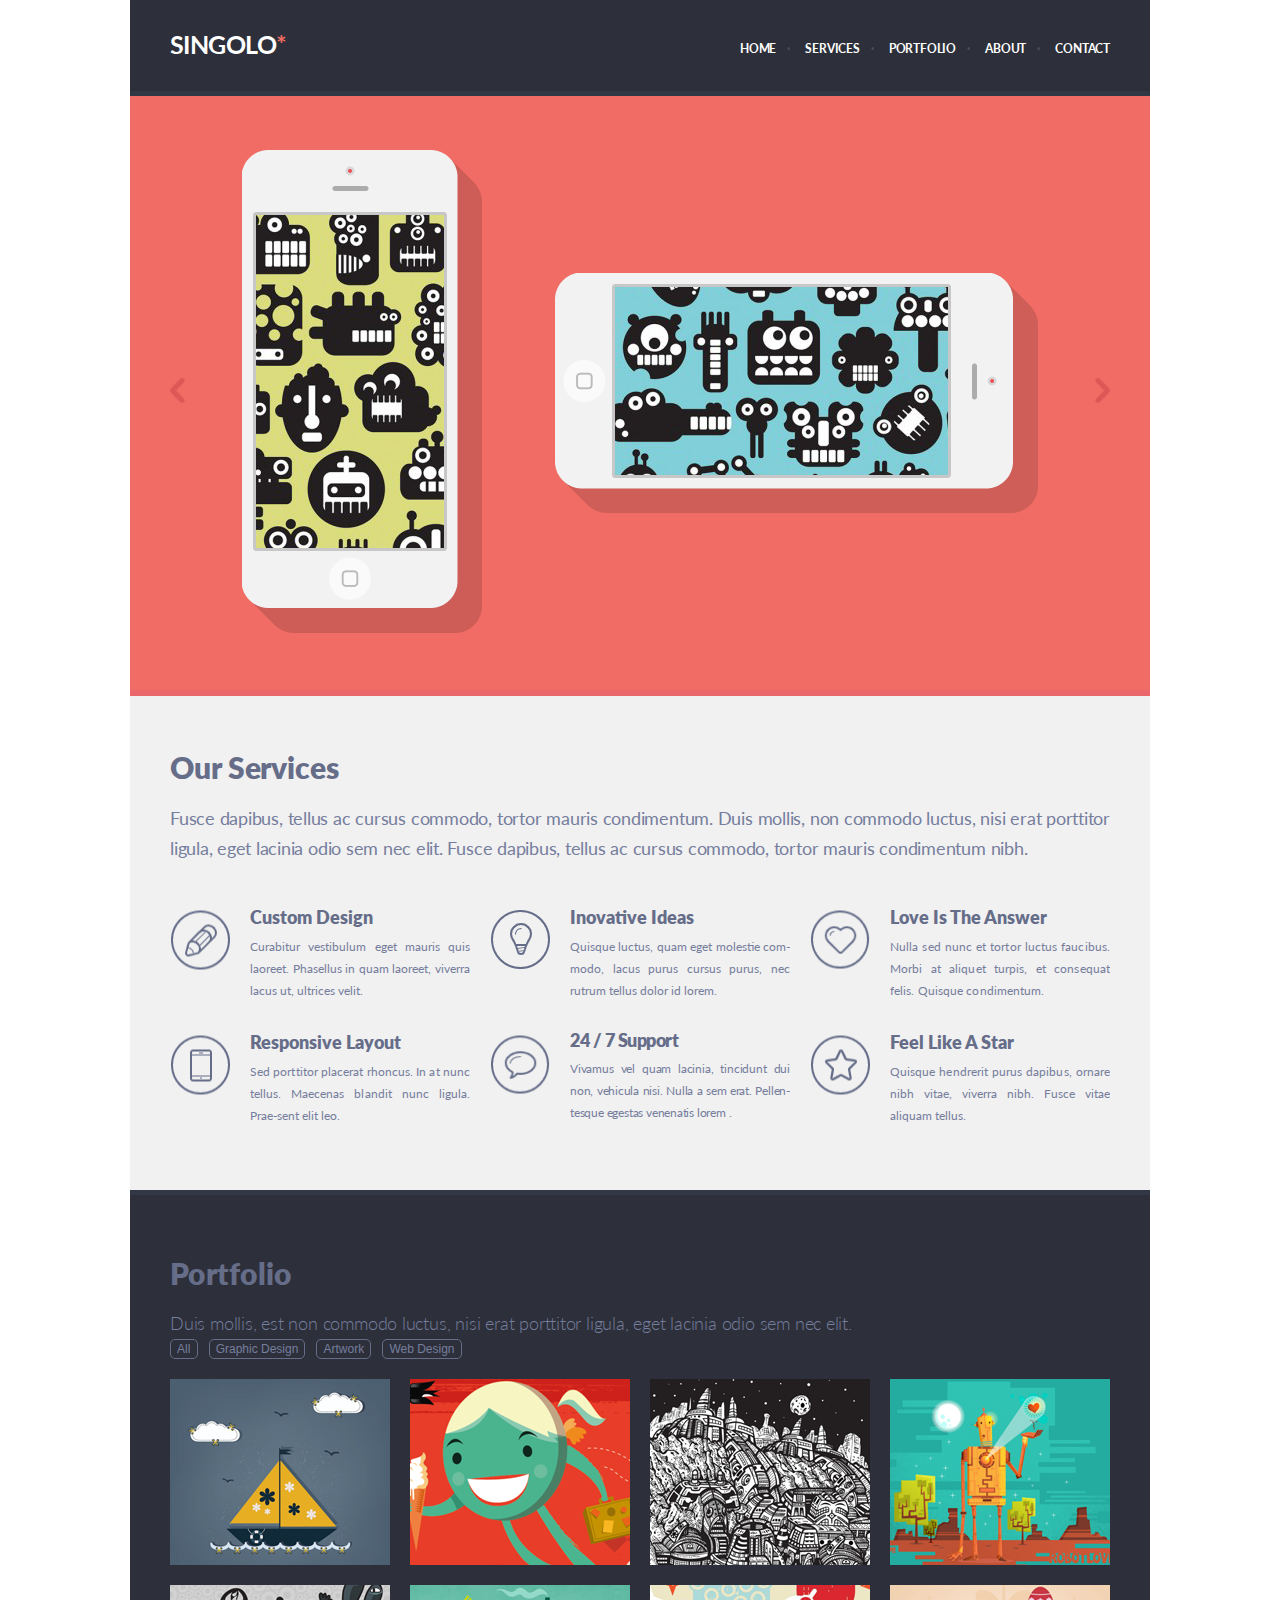
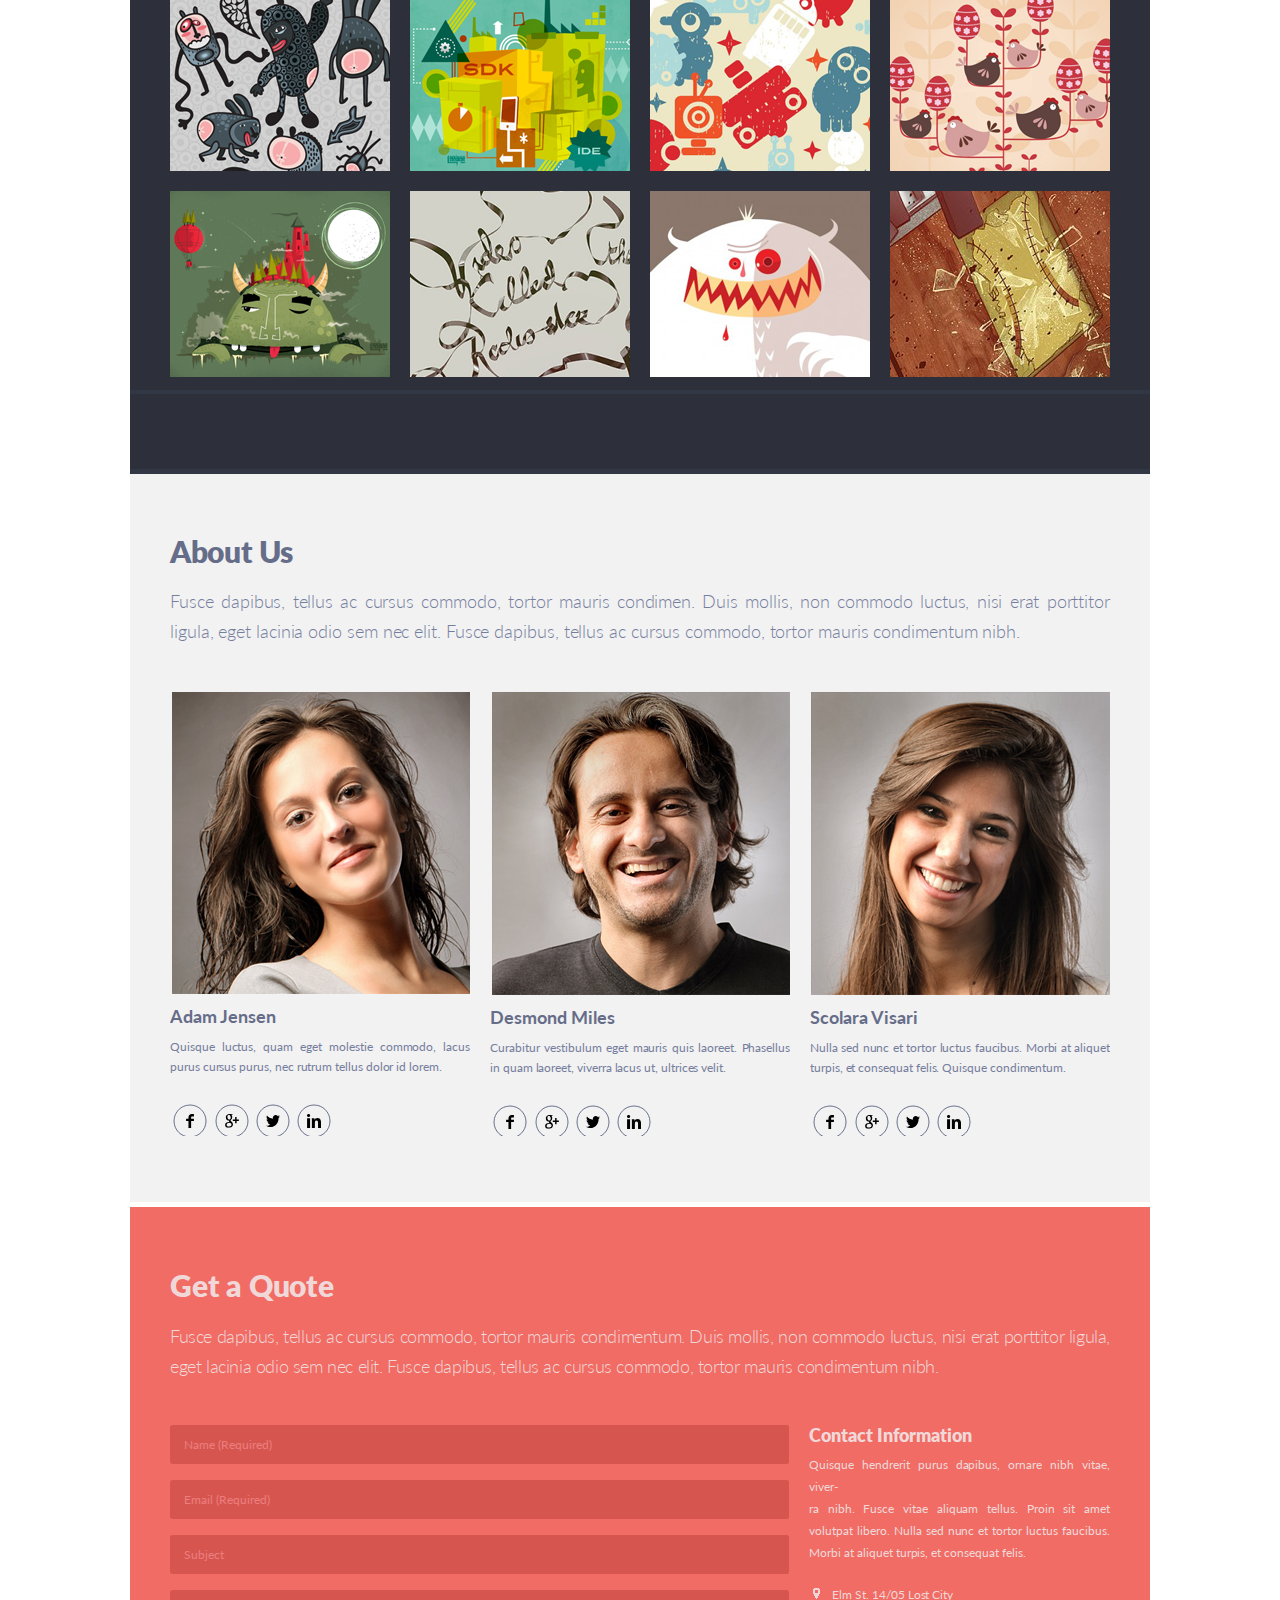
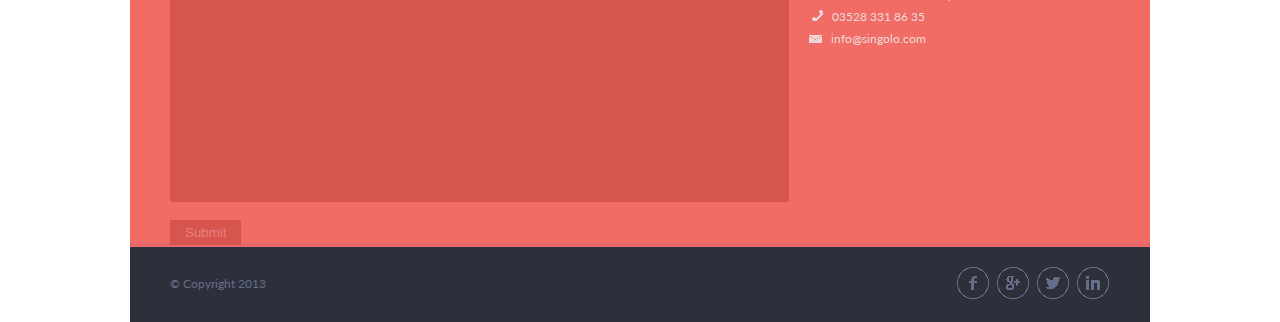
<file: index.html>
<!DOCTYPE html>
<html lang="en">
<head>
  <meta charset="UTF-8">
  <meta name="viewport" content="width=device-width, initial-scale=1.0">
  <title>Singolo</title>
  <link rel="stylesheet" href="./assets/styles/style.css">
</head>
<body>
  <div class="wrapper">
    <header class="header">
      <div class="center navigation">
        <a class="logo" href="#"><h1>Singolo<span>*</span></h1></a>
        <div id="navigation-menu" >
          <ul class="menu" id="menu">
            <li id="link"><a href="#home">Home</a></li>
            <li id="link"><a href="#services">Services</a></li>
            <li id="link"><a href="#portfolio">Portfolio</a></li>
            <li id="link"><a href="#about">About</a></li>
            <li id="link"><a href="#contact">Contact</a></li>
          </ul>
        </div>
      </div>
    </header>
  <section id="wrapper">
    <section class="presentation" id="home">
      
        <div class="slider">
          <div class="slider__wrapper">
            <div class="slider__item">
              <div><img src="/assets/images/Slide-1.png" alt="Slide-1"></div>
            </div>
            <div class="slider__item">
              <div><img src="/assets/images/Slide-2.png" alt="Slide-2"></div>
            </div>
          </div>
          <a class="slider__control slider__control_left" href="#" role="button"></a>
          <a class="slider__control slider__control_right" href="#" role="button"></a>
        </div>
    </section>
  
    <section class="our-services" id="services">
      <div class="center">
        <h2>Our Services</h2>
        <p>Fusce dapibus, tellus ac cursus commodo, tortor mauris condimentum. 
          Duis mollis, non commodo luctus, nisi erat porttitor ligula, eget lacinia 
          odio sem nec elit. Fusce dapibus, tellus ac cursus commodo, tortor mauris 
          condimentum nibh.</p>
          <div class="layout-3-coloum"> 
            <div class="cell first">
              <img src="./assets/images/Pencil.svg" alt="Pencil">
              <div class="cell-content">
                <h3>Custom Design</h3>
                <p>Curabitur vestibulum eget mauris quis laoreet. Phasellus in quam laoreet, 
                  viverra lacus ut, ultrices velit.</p>
              </div>
            </div>
            <div class="cell second">
              <img src="./assets/images/Bulb.svg" alt="Bulb">
              <div class="cell-content">
                <h3>Inovative Ideas</h3>
                <p>Quisque luctus, quam eget molestie com-<wbr>modo, lacus purus cursus purus, nec 
                  rutrum tellus dolor id lorem.</p>
              </div>
            </div>
            <div class="cell third">
              <img src="./assets/images/Heart.svg" alt="Heart">
              <div class="cell-content">
                <h3>Love Is The Answer</h3>
                <p>Nulla sed nunc et tortor luctus faucibus. Morbi at aliquet turpis, et 
                  consequat felis. Quisque condimentum.</p>
              </div>
            </div>
            <div class="cell fourth">
              <img src="./assets/images/Phone.svg" alt="Phone">
              <div class="cell-content">
                <h3>Responsive Layout</h3>
                <p>Sed porttitor placerat rhoncus. In at nunc tellus. Maecenas blandit 
                  nunc ligula. Prae-<wbr>sent elit leo.</p>
              </div>
            </div>
            <div class="cell fifth">
              <img src="./assets/images/Bubble.svg" alt="Bubble">
              <div class="cell-content">
                <h3>24&nbsp;/&nbsp;7 Support</h3>
                <p>Vivamus vel quam lacinia, tincidunt dui non, vehicula nisi. Nulla a 
                  sem erat. Pellen-<wbr>tesque egestas venenatis lorem .</p>
              </div>
            </div>
            <div class="cell sixth">
              <img src="./assets/images/Star.svg" alt="Star">
              <div class="cell-content">
                <h3>Feel Like A Star</h3>
                <p>Quisque hendrerit purus dapibus, ornare nibh vitae, viverra nibh. 
                  Fusce vitae aliquam tellus.</p>
              </div>
            </div>
          </div>
      </div>
    </section>

    <section class="portfolio" id="portfolio">
			<div class="center">
				<h2>Portfolio</h2>
				<p>Duis mollis, est non commodo luctus, nisi erat porttitor ligula, eget lacinia odio sem nec elit.</p>
				<div class="portfolio-menu" id="portfolio-menu">
					<button class="portfolio-nav active">All</button>
          <button class="portfolio-nav">Graphic Design</button>
          <button class="portfolio-nav">Artwork</button>
          <button class="portfolio-nav">Web Design</button>
				</div>
				<div class="portfolio-4-coloumn" id="portfolio-4-coloumn">
					<div class="portfolio-img"><img src="./assets/images/row1 img1.svg" alt="1"></div>
					<div class="portfolio-img"><img src="./assets/images/row1 img2.svg" alt="2"></div>
					<div class="portfolio-img"><img src="./assets/images/row1 img3.svg" alt="3"></div>
					<div class="portfolio-img"><img src="./assets/images/row1 img4.svg" alt="4"></div>
					<div class="portfolio-img"><img src="./assets/images/row2 img1.svg" alt="5"></div>
					<div class="portfolio-img"><img src="./assets/images/row2 img2.svg" alt="6"></div>
					<div class="portfolio-img"><img src="./assets/images/row2 img3.svg" alt="7"></div>
					<div class="portfolio-img"><img src="./assets/images/row2 img4.svg" alt="8"></div>
					<div class="portfolio-img"><img src="./assets/images/row3 img1.svg" alt="9"></div>
					<div class="portfolio-img"><img src="./assets/images/row3 img2.svg" alt="10"></div>
					<div class="portfolio-img"><img src="./assets/images/row3 img3.svg" alt="11"></div>
					<div class="portfolio-img"><img src="./assets/images/row3 img4.svg" alt="12"></div>
				</div>
			</div>
    </section>
    
		<section class="about-us" id="about">
			<div class="center">
				<h2>About Us</h2>
				<p>Fusce dapibus, tellus ac cursus commodo, tortor mauris condimen. Duis mollis, non
					commodo luctus, nisi erat porttitor ligula, eget lacinia odio sem nec elit. Fusce dapibus, tellus ac cursus
					commodo, tortor mauris condimentum nibh.</p>
			<div class="layout-3-coloumn">
				<div class="card">
					<img src="./assets/images/Adam.svg" alt="Adam">
						<h3>Adam Jensen</h3>
						<p>Quisque luctus, quam eget molestie commodo, lacus purus cursus purus, nec rutrum tellus dolor id lorem.</p>
						<div class="icons">
							<a href="#"><img src="./assets/images/Facebook.svg" alt="facebook"></a>
							<a href="#"><img src="./assets/images/Google.svg" alt="google"></a>
							<a href="#"><img src="./assets/images/Twitter.svg" alt="twitter"></a>
							<a href="#"><img src="./assets/images/LinkedIn.svg" alt="linkedin"></a>
						</div>
				</div>
				<div class="card">
					<img src="./assets/images/Desmond.svg" alt="Adam">
						<h3>Desmond Miles</h3>
						<p>Curabitur vestibulum eget mauris quis laoreet. Phasellus in quam laoreet, viverra lacus ut, ultrices velit.</p>
						<div class="icons">
							<a href="#"><img src="./assets/images/Facebook.svg" alt="facebook"></a>
							<a href="#"><img src="./assets/images/Google.svg" alt="google"></a>
							<a href="#"><img src="./assets/images/Twitter.svg" alt="twitter"></a>
							<a href="#"><img src="./assets/images/LinkedIn.svg" alt="linkedin"></a>
						</div>
				</div>
				<div class="card">
					<img src="./assets/images/Scolara.svg" alt="Adam">
						<h3>Scolara Visari</h3>
						<p>Nulla sed nunc et tortor luctus faucibus. Morbi at aliquet turpis, et consequat felis. Quisque condimentum.</p>
						<div class="icons">
							<a href="#"><img src="./assets/images/Facebook.svg" alt="facebook"></a>
							<a href="#"><img src="./assets/images/Google.svg" alt="google"></a>
							<a href="#"><img src="./assets/images/Twitter.svg" alt="twitter"></a>
							<a href="#"><img src="./assets/images/LinkedIn.svg" alt="linkedin"></a>
						</div>
				</div>
			</div>
			</div>
    </section>
    <section class="quote" id="contact">
      <div class="center">
        <h2>Get a Quote</h2>
        <p>Fusce dapibus, tellus ac cursus commodo, tortor mauris condimentum. Duis mollis, 
          non commodo luctus, nisi erat porttitor ligula, eget lacinia odio sem nec elit. 
          Fusce dapibus, tellus ac cursus commodo, tortor mauris condimentum nibh.</p>
          <div class="layout-2-coloumn">
            <form class="form" action="" method="post">
              <input type="text" required id="name" name="name" placeholder="Name (Required)"><br>
              <input type="email" required id="email" name="email" placeholder="Email (Required)"><br>
              <input type="text" id="subject" name="subject" placeholder="Subject"><br>
            <textarea name="description" id="description" cols="85" rows="20" wrap="soft" placeholder="Describe your project in detail...">

  </textarea>
            <button type="submit"id="submit" value="Submit">Submit</button>
            </form>
            <div class="information">
              <h3>Contact Information</h3>
              <p>Quisque hendrerit purus dapibus, ornare nibh vitae, viver-<br>ra nibh. Fusce vitae aliquam tellus. Proin sit amet volutpat libero. 
                Nulla sed nunc et tortor luctus faucibus. Morbi at aliquet turpis, et consequat felis. </p>
                <div class="contacts">
                  <p class="location"><img src="./assets/images/Location.gif" alt="location">&nbsp;&nbsp;&nbsp;&nbsp;Elm St. 14/05 Lost City </p>
                  <p class="telephone"><img src="./assets/images/Telephone.gif" alt="telephone">&nbsp;&nbsp;&nbsp;<a href="tel:+03528 331 86 35">03528 331 86 35</a></p>
                  <p class="letter"><img src="./assets/images/Letter.gif" alt="letter">&nbsp;&nbsp;&nbsp;<a href="mailto:info@singolo.com">info@singolo.com</a></p>
                </div> 
            </div>
            <div class="message hidden" id="message">
              <div class="pop-up">
              <h3>Письмо отправлено</h3>
              <p id="message-subject"></p>
              <p id="message-descr"></p>
              <button class="close-button" id="close-button">OK</button>
          </div>
          </div>
      </div>
    </section>
  </section>
    <footer class="footer">
      <div class="center">
        <div class="copyright"><p>&copy; Copyright 2013</p></div>
        <div class="social">
          <a href="#"><img src="./assets/images/FacebookFooter.gif" alt="facebook"></a>
          <a href="#"><img src="./assets/images/GoogleFooter.gif" alt="google"></a>
          <a href="#"><img src="./assets/images/TwitterFooter.gif" alt="twitter"></a>
          <a href="#"><img src="./assets/images/LinkedInFooter.gif" alt="linkedin"></a>
        </div>
      </div>
    </footer>
  </div>
  <script src="script.js"></script>
</body>
  
</html>
</file>
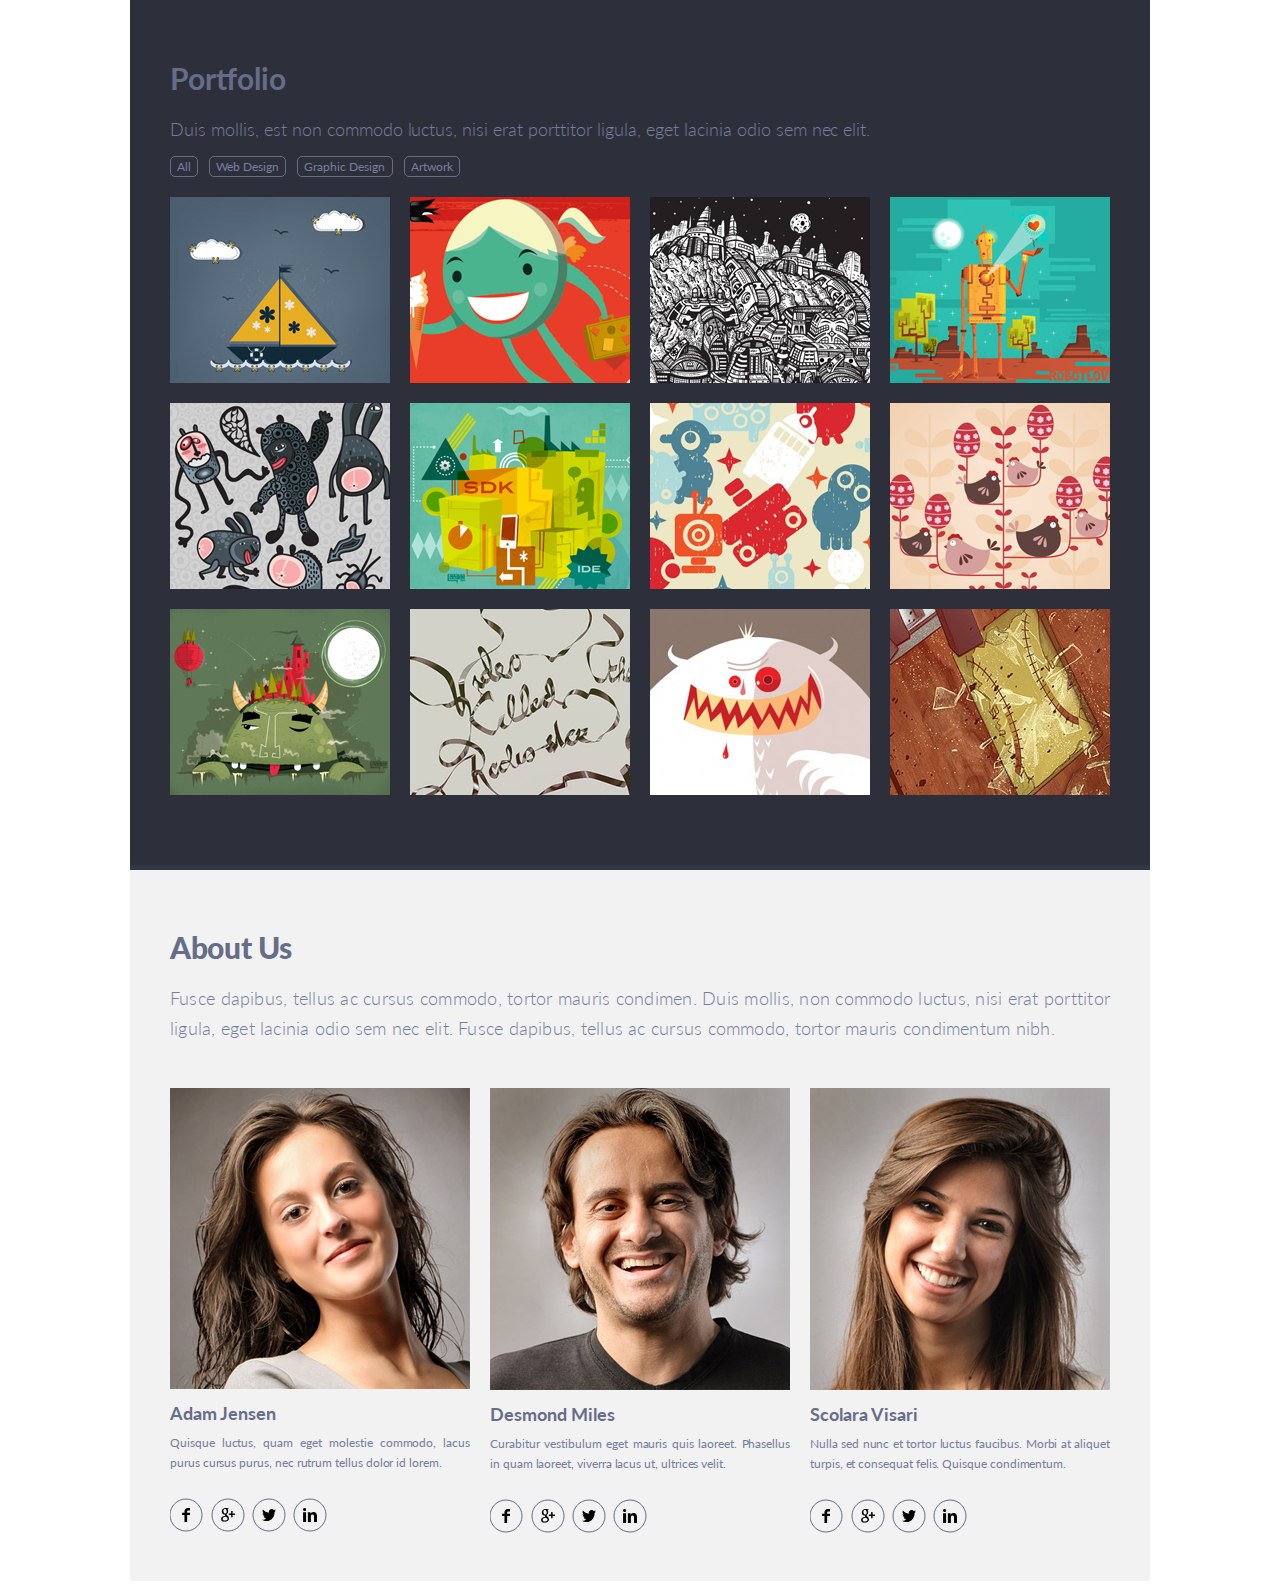
<file: singolo2.html>
<!DOCTYPE html>
<html lang="en">
<head>
    <meta charset="UTF-8">
    <meta name="viewport" content="width=device-width, initial-scale=1.0">
		<title>Singolo 2</title>
		<link rel="stylesheet" href="./assets/styles/singolo2.css">
		<link href="https://fonts.googleapis.com/css?family=Lato:100,300,400,700,900&display=swap" rel="stylesheet">
	</head>
<body>
	<div class="wrapper">
		<section class="portfolio">
			<div class="center">
				<h2>Portfolio</h2>
				<p>Duis mollis, est non commodo luctus, nisi erat porttitor ligula, eget lacinia odio sem nec elit.</p>
				<div class="portfolio-menu">
					<ul>
						<li><a href="#">All</a></li>
						<li><a href="#">Web Design</a></li>
						<li><a href="#">Graphic Design</a></li>
						<li><a href="#">Artwork</a></li>
					</ul>
				</div>
				<div class="layout-4-coloumn">
					<div class="portfolio-img">
						<img src="./assets/images/row1 img1.svg" alt="1">
					</div>
					<div class="portfolio-img">
						<img src="./assets/images/row1 img2.svg" alt="2">
					</div>
					<div class="portfolio-img">
						<img src="./assets/images/row1 img3.svg" alt="3">
					</div>
					<div class="portfolio-img">
						<img src="./assets/images/row1 img4.svg" alt="4">
					</div>
					<div class="portfolio-img">
						<img src="./assets/images/row2 img1.svg" alt="5">
					</div>
					<div class="portfolio-img">
						<img src="./assets/images/row2 img2.svg" alt="6">
					</div>
					<div class="portfolio-img">
						<img src="./assets/images/row2 img3.svg" alt="7">
					</div>
					<div class="portfolio-img">
						<img src="./assets/images/row2 img4.svg" alt="8">
					</div>
					<div class="portfolio-img">
						<img src="./assets/images/row3 img1.svg" alt="9">
					</div>
					<div class="portfolio-img">
						<img src="./assets/images/row3 img2.svg" alt="10">
					</div>
					<div class="portfolio-img">
						<img src="./assets/images/row3 img3.svg" alt="11">
					</div>
					<div class="portfolio-img">
						<img src="./assets/images/row3 img4.svg" alt="12">
					</div>
				</div>
			</div>
		</section>
		<section class="about-us">
			<div class="center">
				<h2>About Us</h2>
				<p>Fusce dapibus, tellus ac cursus commodo, tortor mauris condimen. Duis mollis, non
					commodo luctus, nisi erat porttitor ligula, eget lacinia odio sem nec elit. Fusce dapibus, tellus ac cursus
					commodo, tortor mauris condimentum nibh.</p>
			<div class="layout-3-coloumn">
				<div class="card">
					<img src="./assets/images/Adam.svg" alt="Adam">
						<h3>Adam Jensen</h3>
						<p>Quisque luctus, quam eget molestie commodo, lacus purus cursus purus, nec rutrum tellus dolor id lorem.</p>
						<div class="icons">
							<a href="#"><img src="./assets/images/Facebook.svg" alt="facebook"></a>
							<a href="#"><img src="./assets/images/Google.svg" alt="google"></a>
							<a href="#"><img src="./assets/images/Twitter.svg" alt="twitter"></a>
							<a href="#"><img src="./assets/images/LinkedIn.svg" alt="linkedin"></a>
						</div>
				</div>
				<div class="card">
					<img src="./assets/images/Desmond.svg" alt="Adam">
						<h3>Desmond Miles</h3>
						<p>Curabitur vestibulum eget mauris quis laoreet. Phasellus in quam laoreet, viverra lacus ut, ultrices velit.</p>
						<div class="icons">
							<a href="#"><img src="./assets/images/Facebook.svg" alt="facebook"></a>
							<a href="#"><img src="./assets/images/Google.svg" alt="google"></a>
							<a href="#"><img src="./assets/images/Twitter.svg" alt="twitter"></a>
							<a href="#"><img src="./assets/images/LinkedIn.svg" alt="linkedin"></a>
						</div>
				</div>
				<div class="card">
					<img src="./assets/images/Scolara.svg" alt="Adam">
						<h3>Scolara Visari</h3>
						<p>Nulla sed nunc et tortor luctus faucibus. Morbi at aliquet turpis, et consequat felis. Quisque condimentum.</p>
						<div class="icons">
							<a href="#"><img src="./assets/images/Facebook.svg" alt="facebook"></a>
							<a href="#"><img src="./assets/images/Google.svg" alt="google"></a>
							<a href="#"><img src="./assets/images/Twitter.svg" alt="twitter"></a>
							<a href="#"><img src="./assets/images/LinkedIn.svg" alt="linkedin"></a>
						</div>
				</div>
			</div>
			</div>
		</section>
	</div>
</body>
</html>
</file>
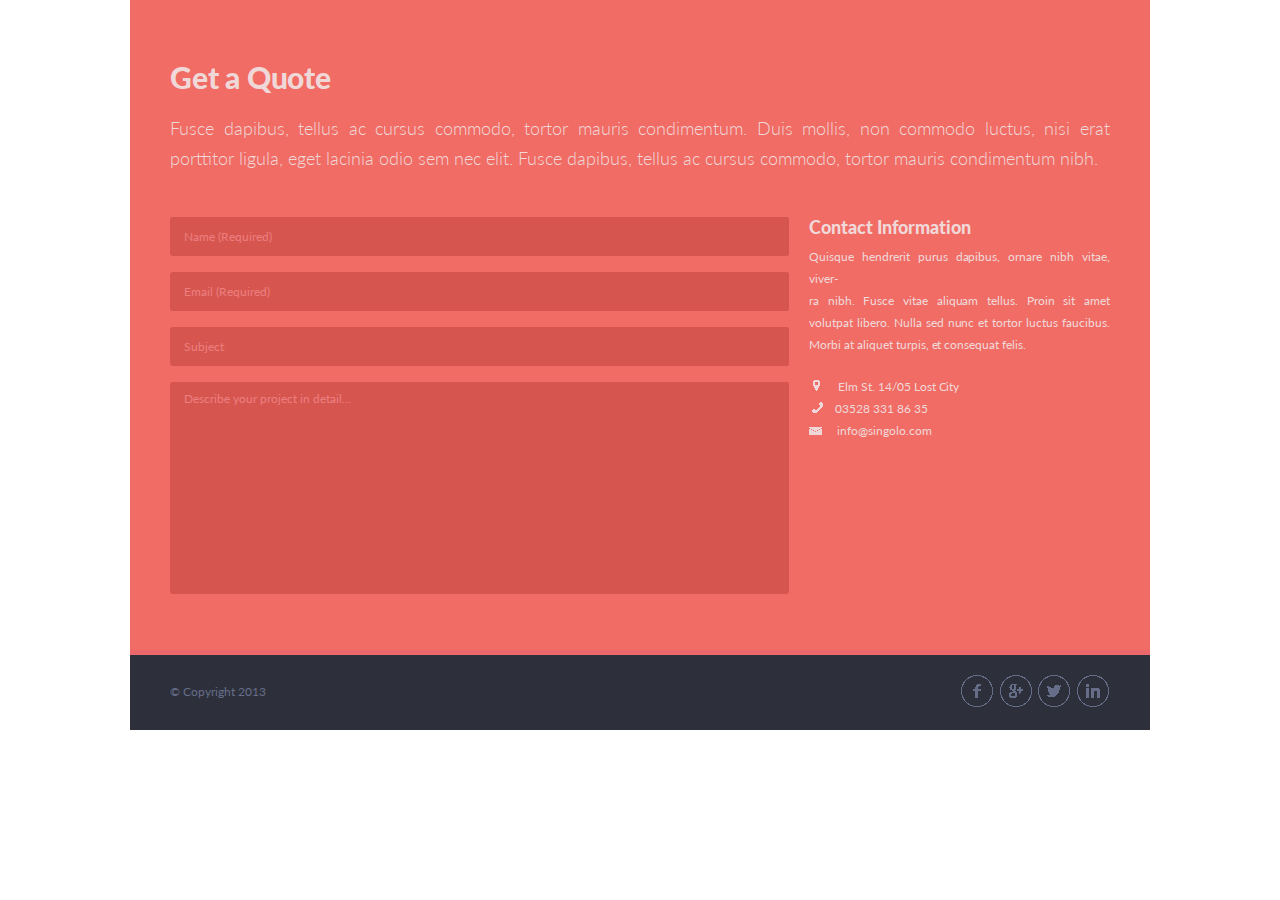
<file: singolo3.html>
<!DOCTYPE html>
<html lang="en">
<head>
  <meta charset="UTF-8">
  <meta name="viewport" content="width=device-width, initial-scale=1.0">
  <title>Singolo3</title>
  <link rel="stylesheet" href="./assets/styles/singolo3.css">
  <link href="https://fonts.googleapis.com/css?family=Lato:100,300,400,700,900&display=swap" rel="stylesheet">
</head>
<body>
  <div class="wrapper">
    <section class="quote">
      <div class="center">
        <h2>Get a Quote</h2>
        <p>Fusce dapibus, tellus ac cursus commodo, tortor mauris condimentum. Duis mollis, 
          non commodo luctus, nisi erat porttitor ligula, eget lacinia odio sem nec elit. 
          Fusce dapibus, tellus ac cursus commodo, tortor mauris condimentum nibh.</p>
          <div class="layout-2-coloumn">
            <form class="form" action="/action_page.php" target="_blank" method="post">
            <input type="text" placeholder="Name (Required)" required name="email" id="email">
            <input type="email" placeholder="Email (Required)" required name="mail" id="email">
            <input type="text" placeholder="Subject" name="subject" id="subject">
            <textarea name="description" id="description" cols="85" rows="20" wrap="soft" placeholder="Describe your project in detail..."></textarea>
            </form>
            <div class="information">
              <h3>Contact Information</h3>
              <p>Quisque hendrerit purus dapibus, ornare nibh vitae, viver-<br>ra nibh. Fusce vitae aliquam tellus. Proin sit amet volutpat libero. 
                Nulla sed nunc et tortor luctus faucibus. Morbi at aliquet turpis, et consequat felis. </p>
                <div class="contacts">
                  <p class="location"><img src="./assets/images/Location.gif" alt="location">&nbsp;&nbsp;&nbsp;&nbsp;&nbsp;&nbsp;Elm St. 14/05 Lost City </p>
                  <p class="telephone"><img src="./assets/images/Telephone.gif" alt="telephone">&nbsp;&nbsp;&nbsp;&nbsp;03528 331 86 35</p>
                  <p class="letter"><img src="./assets/images/Letter.gif" alt="letter">&nbsp;&nbsp;&nbsp;&nbsp;&nbsp;info@singolo.com</p>
                </div> 
            </div>
          </div>
      </div>
    </section>
    <footer class="footer">
      <div class="center">
        <div class="copyright"><p>&copy; Copyright 2013</p></div>
        <div class="social">
          <a href="#"><img src="./assets/images/FacebookFooter.gif" alt="facebook"></a>
          <a href="#"><img src="./assets/images/GoogleFooter.gif" alt="google"></a>
          <a href="#"><img src="./assets/images/TwitterFooter.gif" alt="twitter"></a>
          <a href="#"><img src="./assets/images/LinkedInFooter.gif" alt="linkedin"></a>
        </div>
      </div>
    </footer>
  </div>
</body>
</html>
</file>
<file: assets/styles/style.css>
@import "./font.css";

html {
  font-size: 10px;
  scroll-behavior: smooth;
}

body{
  margin:0;
  padding: 0;
  font-family: 'Lato', Verdana, sans-serif;
}

.wrapper{
  max-width: 1020px;
  width: 100%;
  margin: 0 auto;
}

.header{
  position: fixed;
  width: 1020px;
  box-sizing: border-box;
  height: 96px;
  background-color: #2d303a;
  border-bottom: 5px solid #323746;
  z-index: 1;
}

.center{ 
  max-width: 940px;
  width: 100%;
  margin: 0 auto;
}

.navigation{
  display: flex;
  justify-content: space-between;
  align-items: center;
  padding-top: 12px;
}

.logo {
  text-decoration: none;
}

.logo span {
  color: #f06c64;
}

h1{
  text-transform: uppercase;
  color: #ffffff;
  font-size: 2.5rem;
  letter-spacing: -0.022em;
  font-family: 'Lato', Verdana, sans-serif;
  font-weight: 700;
}

#navigation-menu {  
  padding-top: 10px;
  
}

.menu{
  display: flex;
  justify-content: space-between;
  width: 370px;
}


#link{
  text-transform: uppercase;
  list-style: none;
  text-decoration: none;
  letter-spacing: -0.02rem;
  font-size: 1.2rem;
  font-weight: 700;
}
 a{
  text-decoration: none;
  color: #ffffff;
}

#link:not(:first-child)::before {
  display: inline-block;
  width: 1.5em;
  line-height: 1px;
  content: "\2219";
  color: #494e62;
}

#link a:hover{
  color: #f06c64;
}

.active{
  color: #f06c64;
}

.presentation {
  box-sizing: border-box;
  height: 690px;
  background-color: #ef6c64;
  border-bottom: 6px solid #ea666b;
  padding-top: 96px;
  z-index: -1;
}

.slider {
  position: relative;
  overflow: hidden;
  background: none;
}

.slider__wrapper {
  display: flex;
  transition: transform 0.6s ease;
}

.slider__item {
  flex: 0 0 100%;
  max-width: 100%;
}

@media (min-width: 1980px) {
  .slider__item {
    flex: 0 0 50%;
    max-width: 50%;
  }
}

.slider__control {
  position: absolute;
  top: 43%;
  display: flex;
  align-items: center;
  justify-content: center;
  width: 15px;
  text-align: center;
  opacity: 0.5;
  height: 50px;
  transform: translateY(-50%);
  padding: 0 40px 0 40px;
}

.slider__control:hover,
.slider__control:focus {
  color: #fff;
  text-decoration: none;
  outline: 0;
  opacity: .9;
}

.slider__control_left {
  left: 0;
}

.slider__control_right {
  right: 0;
}

.slider__control::before {
  content: '';
  display: inline-block;
  width: 20px;
  height: 25px;
  background: transparent no-repeat center center;
  background-size: 100% 100%;
}

.slider__control_left::before {
  background-image: url("/assets/images/Left-arrow.svg");
}

.slider__control_right::before {
  background-image: url("/assets/images/Rigth-arrow.svg");
}

.slider__item>div {
  line-height: 250px;
  font-size: 100px;
  text-align: center;
}

.our-services{
  box-sizing: border-box;
  height: 500px;
  background-color: #f1f1f1;
}

.our-services h2{
  margin: 0;
  padding-top: 59px;
  font-size: 3rem;
  letter-spacing: -0.01rem;
  font-weight: 900;
  color: #666d89;
}

.our-services p{
  font-size: 1.8rem;
  text-align: justify;
  letter-spacing: -0.0238rem;
  line-height: 30px;
  color: #767e9e;
  margin-bottom: 43px;
}

.layout-3-coloum {
  display: flex;
  justify-content: space-between;
  flex-wrap: wrap;
}

.cell {
  display: flex;
  justify-content: space-between;
  width: 300px;
  height: 100px;
  margin-bottom: 25px;
  overflow: hidden;
}

.cell.fourth, .cell.fifth, .cell.sixth{
  margin-bottom: 29px;
}

.cell img {
  width: 62px;
  height: 68px;
  
}
.cell-content{
    width: 220px;
}

.cell h3{
  font-size: 1.8rem;
  font-weight: 900;
  color: #666d89;
  margin: 0 0 8px 0;
}

.cell p{
  font-size: 1.2rem;
  text-align: justify;
  letter-spacing: 0.002rem;
  line-height: 22px;
  color: #767e9e;
  margin: 5px 0 0 0;
}

.layout-3-coloum .second p{
  letter-spacing: unset;
}

.layout-3-coloum .second img{
  width: 61px;
  height: 67px;
}

.layout-3-coloum .third p{
  letter-spacing: 0.0092rem;
}

.layout-3-coloum .third img{
  width: 61px;
  height: 67px;
}

.layout-3-coloum .fifth h3{
  letter-spacing: -0.05rem;
  line-height: 19px;
}

.layout-3-coloum .fifth p{
  letter-spacing: -0.0205552rem;
}

.layout-3-coloum .fifth img{
  width: 60px;
  height: 67px;
}

.portfolio{
  height: 880px;
  background-color: #2d303a;
  border-bottom: 5px solid #323746;
}

.portfolio h2{
  font-size: 3rem;
  color: #666d89;
  letter-spacing: 0.03rem;
  font-weight: 900;
  margin: 0;
  padding-top: 60px;
}

.portfolio p{
  font-size: 1.8rem;
  color: #767e9e;
  letter-spacing: -0.021rem;
  line-height: 28px;
  font-weight: 300;
  margin-bottom: 0;
}

.portfolio-menu button{
  padding: 0;
  margin: 1em 0 0 0;
  font-size: 1.2rem;
  font-weight: 400;
  color: #767e9e;
  cursor: pointer;
  padding: 2px 6.1px;
  margin-right: 8px;
  margin-top: 2px;
  border: 1px solid #666d89;
  border-radius: 5px;
  background: none;
}

.portfolio-menu button:hover{
  color: #c5c5c5;
  border: 1px solid #c5c5c5;
}

.portfolio-4-coloumn {
  display: flex;
  flex-wrap: wrap;
  justify-content: space-between;
  margin: 0 auto;
  max-height: 630px;
  overflow: hidden;
}

.active-img{
  border: 5px outset #F06C64;
}

div.portfolio-img{
  height: 186px;
  width: 220px;
  overflow: hidden;
  margin-top: 20px;
}

.about-us{
  box-sizing: border-box;
  height: 813px;
  background-color: #f2f2f2;
  border-bottom: 5px solid #ffffff;
}

.about-us h2{
  font-size: 3rem;
  letter-spacing: -0.035rem;
  color: #666d89;
  font-weight: 900;
  margin: 0;
  padding-top: 59px;
}

.about-us p{
  font-size: 1.8rem;
  letter-spacing: -0.008rem;
  color: #767e9e;
  line-height: 30px;
  font-weight: 300;
  margin: 0;
  padding-top: 17px;
  text-align: justify;
}

.layout-3-coloumn{
  display: flex;
  flex-wrap: wrap;
  justify-content: space-between;
  padding-top: 45px;
}

.card{
  max-width: 300px;
  max-height: 445px;
  overflow: hidden;
}

.card h3{
  font-size: 1.8rem;
  line-height: 1.8rem;
  color: #666d89;
  font-weight: 700;
  margin: 0;
  padding: 11px 0;
  overflow: hidden;
  max-height: 8px;
}

.card p{
  font-size: 1.2rem;
  line-height: 2rem;
  color: #767e9e;
  letter-spacing: -0.005em;
  font-weight: 400;
  margin: 0;
  padding-top: 11px;
}

.card img{
  right: 4px;
  bottom: 2px;
}

.card .icons img{
  background-color: #f2f2f2;
  border-radius: 50%;
  margin:0;
}

.card .icons a:hover img{
  background-color: #ec7e7f;
}

.icons{
  padding-top: 27px;
  padding-left: 3px;
}

.icons a{
  padding-right: 4px;
}

.quote{
  box-sizing: border-box;
  height: 720px;
  background-color: #f06c64;
  border-bottom: 5px solid #ea676b;
}

.quote h2{
  font-size: 3rem;
  font-weight: 900;
  color: #f0d8d9;
  padding-top: 60px;
  letter-spacing: -0.02rem;
  margin: 0;
}

.quote p{
  font-size: 1.8rem;
  font-weight: 300;
  color: #f0d8d9;
  letter-spacing: -0.04rem;
  line-height: 30px;
  text-align: justify;
  padding-top: 18px;
  margin: 0;
}

.layout-2-coloumn{
  display: flex;
  flex-wrap: nowrap;
  margin-top: 44px;
}

.form{
  width: 620px;
}
.quote input, .quote input::placeholder, #description, #description::placeholder{
  font-family: 'Lato', Verdana, sans-serif;
  font-size: 1.2rem;
  font-weight: 400;
  background-color: #d6564f;
  color: #ec7e7f;
  border: none;
  border-radius: 3px;
  width: 612px;
  margin-bottom: 16px;
  padding: 12px 0 12px 7px;
}

.layout-2-coloumn button{
  color: #ec7e7f;
  background-color: #d6564f;
  border: none;
  padding: 5px 15px;
}

.layout-2-coloumn button:hover{
  background-color: #491b19;
}

#description{
  padding-top: 0;
  margin-top: 0;
  line-height: 10px;
  overflow: hidden;
  resize: none;
  
}

.information{
  margin-left: 20px;
}

.information h3{
  font-size: 1.8rem;
  color: #f0d8d9;
  line-height: 20px;
  font-weight: 900;
  margin: 0;
  letter-spacing: -0.005rem;
}

.information p{
  font-size: 1.2rem;
  color: #f0d8d9;
  line-height: 22px;
  font-weight: 400;
  padding-top: 9px;
  letter-spacing: -0.0025rem
}

.contacts{
  margin-top: 20px;
}

.contacts p{
  margin: 0;
  padding: 0;
}

.contacts .location{
  padding-left: 4px;
}

.contacts .telephone{
  padding-left: 3px;
}

.contacts a{
  text-decoration: none;
  color: #f0d8d9;
}

.hidden{
  display: none;
}

#message{
  text-align: center;
  position: fixed;
  width: 100vw;
  height: 100vh;
  top: 0;
  left: 0;
  background-color: #0005;
}

.pop-up{
  position: absolute;
  top: 50%;
  left: 50%;
  margin-right: 50%;
  transform: translate(-50%, -50%);
  width: 500px;
  background-color: #cfb1b1;
  border: 5px solid #780283;
  border-radius: 5px;
}

.pop-up h3{
  color: blueviolet;
  font-family: 'Lato Bold';
}

.pop-up p{
  margin: 30px 20px;
  max-width: 480px;
  height: 10px;
  max-height: 300px;
  font-family: 'Lato Light';
  color: #631c1f;
}

.close-button {
  height: 40px;
  width: 50px;
  border-radius: 8px;
  margin-bottom: 5px;
  text-align: center;
}

.footer{
  background-color: #2d303a;
  height: 75px;
}

.footer .center{
  display: flex;
  justify-content: space-between;
  align-items: center;
  padding-top: 14px; 
}

.copyright p{
  font-size: 12px;
  line-height: 22px;
  color: #666d89;
  font-weight: 400;
}

.social a{
  padding-left: 3px;
}

.social img{
  border-radius: 50%;
  margin:0;
}

.social a:hover img{
  background-color: #ec7e7f;
}

#services:before{ 
  display: block; 
  content: " "; 
  margin-top: -80px; 
  height: 75px; 
  background-color: #ef6c64;
  border-bottom: 5px solid #d6564f;
}

#portfolio:before{
  display: block; 
  content: " "; 
  margin-top: 0; 
  height: 80px; 
  background-color: #f1f1f1;
  border-bottom: 5px solid #323746;
}

#about:before{
  display: block; 
  content: " "; 
  margin-top: -1px; 
  height: 75px; 
  background-color: #2d303a;
  border-bottom: 5px solid #323746;
}

#contact:before{
  display: block; 
  content: " "; 
  margin-top: -80px; 
  height: 75px; 
  background-color: #f2f2f2;
  border-bottom: 5px solid #ffffff;
}
</file>
<file: assets/styles/singolo2.css>
@import "./font.css";

html {
  font-size: 10px;
}

body{
  margin:0;
  padding: 0;
  font-family: 'Lato', Verdana, sans-serif;
}

.wrapper{
  max-width: 1020px;
  width: 100%;
  margin: 0 auto;
}

 .center{ 
  max-width: 940px;
  width: 100%;
  margin: 0 auto;
}

.portfolio{
  height: 865px;
  background-color: #2d303a;
  border-bottom: 5px solid #323746;
}

.portfolio h2{
  font-size: 3rem;
  color: #666d89;
/* letter-spacing: -0.3rem;*/ /* При проверке на Pixel-perfect font-weigth был заменен на 700  */
  font-weight: 700;
  margin: 0;
  padding-top: 60px;
}

.portfolio p{
  font-size: 1.8rem;
  color: #767e9e;
  letter-spacing: -0.0017rem;
  font-weight: 300;
  line-height: 30px;
  margin-bottom: 0;
}

.portfolio-menu ul{
  padding: 0;
  margin: 1em 0 0 0;
}

.portfolio-menu ul li a{
  text-decoration: none;
  color: #767e9e;
}

.portfolio-menu ul li{
  list-style-type: none;
  display: inline-block;
  font-size: 1.2rem;
  font-weight: 400;
  cursor: pointer;
  padding: 2px 6.1px;
  margin-right: 8px;
  margin-top: 2px;
  border: 1px solid #666d89;
  border-radius: 5px;
}

.portfolio-menu ul li:hover{
  color: #c5c5c5;
  border: 1px solid #c5c5c5;
}

.portfolio-menu ul li:hover a{
  color: #c5c5c5;
}

.layout-4-coloumn {
  display: flex;
  flex-wrap: wrap;
  justify-content: space-between;
  margin: 0 auto;
  max-height: 620px;
  overflow: hidden;
}

div.portfolio-img{
  height: 186px;
  width: 220px;
  overflow: hidden;
  margin-top: 20px;
}

.about-us{
  background-color: #f2f2f2;
  border-bottom: 6px solid #ffffff;
  padding-bottom: 43px;
}

.about-us h2{
  font-size: 3rem;
  letter-spacing: -0.035rem;
  color: #666d89;
  font-weight: 900;
  margin: 0;
  padding-top: 59px;
}

.about-us p{
  font-size: 1.8rem;
  letter-spacing: 0.023rem;
  color: #767e9e;
  line-height: 3rem;
  font-weight: 300;
  margin: 0;
  padding-top: 18px;
  text-align: justify;
}

.layout-3-coloumn{
  display: flex;
  flex-wrap: wrap;
  justify-content: space-between;
  padding-top: 45px;
}

.card{
  max-width: 300px;
  overflow: hidden;
}

.card h3{
  font-size: 1.8rem;
  line-height: 1.8rem;
  color: #666d89;
  font-weight: 700;
  margin: 0;
  padding: 11px 0;;
}

.card p{
  font-size: 1.2rem;
  line-height: 2rem;
  color: #767e9e;
  letter-spacing: -0.005em;
  font-weight: 400;
  margin: 0;
  padding: 0;
}

.card img{
  position: relative;
  right: 4px;
  bottom: 2px;
}

.icons{
  padding-top: 27px;
  padding-left: 3px;
}

.icons a{
  padding-right: 4px;
}
</file>
<file: assets/styles/singolo3.css>
@import "./font.css";

html {
  font-size: 10px;
}

body{
  margin:0;
  padding: 0;
  font-family: 'Lato', Verdana, sans-serif;
}

.wrapper{
  max-width: 1020px;
  width: 100%;
  margin: 0 auto;
}

 .center{ 
  max-width: 940px;
  width: 100%;
  margin: 0 auto;
}

.quote{
  box-sizing: border-box;
  height: 655px;
  background-color: #f06c64;
  border-bottom: 5px solid #ea676b;
}

.quote h2{
  font-size: 3rem;
  font-weight: 900;
  color: #f0d8d9;
  padding-top: 59px;
  letter-spacing: -0.02rem;
  margin: 0;
}

.quote p{
  font-size: 1.8rem;
  font-weight: 300;
  color: #f0d8d9;
  line-height: 30px;
  text-align: justify;
  padding-top: 18px;
  margin: 0;
}

.layout-2-coloumn{
  display: flex;
  flex-wrap: nowrap;
  margin-top: 44px;
}

.form{
  width: 620px;
}
.quote input, .quote input::placeholder, #description, #description::placeholder{
  font-family: 'Lato', Verdana, sans-serif;
  font-size: 1.2rem;
  font-weight: 400;
  background-color: #d6564f;
  color: #ec7e7f;
  border: none;
  border-radius: 3px;
  width: 612px;
  margin-bottom: 16px;
  padding: 12px 0 12px 7px;
}

#description{
  padding-top: 0;
  margin-top: 0;
  line-height: 10px;
  overflow: hidden;
  resize: none;
}

.information{
  margin-left: 20px;
}

.information h3{
  font-size: 1.8rem;
  color: #f0d8d9;
  line-height: 20px;
  font-weight: 900;
  margin: 0;
  letter-spacing: -0.005rem;
}

.information p{
  font-size: 1.2rem;
  color: #f0d8d9;
  line-height: 22px;
  font-weight: 400;
  padding-top: 9px;
  letter-spacing: -0.002rem
}

.contacts{
  margin-top: 20px;
}

.contacts p{
  margin: 0;
  padding: 0;
}

.contacts .location{
  padding-left: 4px;
}

.contacts .telephone{
  padding-left: 3px;
}

.footer{
  background-color: #2d303a;
  height: 75px;
}

.footer .center{
  display: flex;
  justify-content: space-between;
  align-items: center;
  padding-top: 14px; 
}

.copyright p{
  font-size: 12px;
  line-height: 22px;
  color: #666d89;
  font-weight: 400;
}

.footer .social{
  display: flex;
  justify-content: space-between;
  width: 153px;
}

.social a{
  padding-left: 3px;
}
</file>
